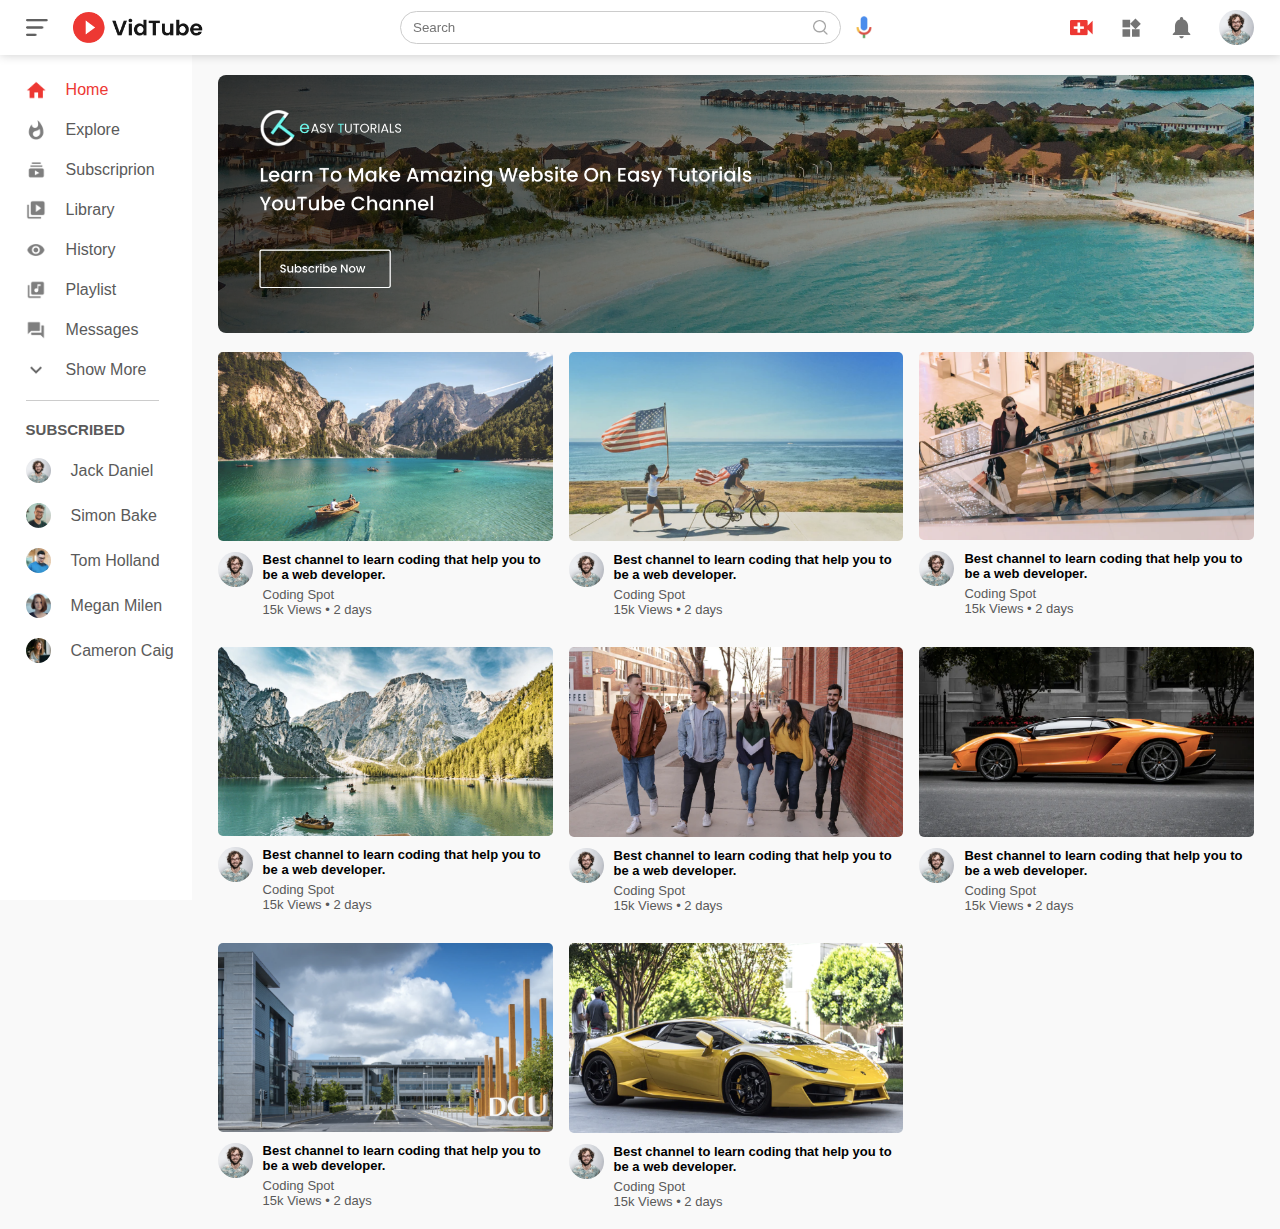
<file: index.html>
<!DOCTYPE html>
<html lang="en">
<head>
    <meta charset="UTF-8">
    <meta name="viewport" content="width=device-width, initial-scale=1.0">
    <title>youtube</title>
    <link rel="stylesheet" href="./style.css">
</head>
<body>
    <nav class="flex-div">
        <div class="nav-left flex-div">
            <img src="./images/menu.png" class="menu-icon">
            <img src="./images/logo.png" class="logo">
        </div>
        <div class="nav-middle flex-div">
            <div class="search-box flex-div">
                <input type="text" placeholder="Search">
                <img src="./images/search.png" alt="search-icon">
            </div>
            <img src="./images/voice-search.png" alt="voice-icon" class="mic-icon">
        </div>
        <div class="nav-right flex-div">
            <img src="./images/upload.png">
            <img src="./images/more.png">
            <img src="./images/notification.png">
            <img src="./images/Jack.png" class="user-icon">
        </div>
    </nav>
    <!-- ----------------------------------sidebar----------------------------------------- -->

    <div class="sidebar">
        <div class="shortcut-links">
            <a href=""><img src="./images/home.png"><p>Home</p></a>
            <a href=""><img src="./images/explore.png"><p>Explore</p></a>
            <a href=""><img src="./images/subscriprion.png"><p>Subscriprion</p></a>
            <a href=""><img src="./images/library.png"><p>Library</p></a>
            <a href=""><img src="./images/history.png"><p>History</p></a>
            <a href=""><img src="./images/playlist.png"><p>Playlist</p></a>
            <a href=""><img src="./images/messages.png"><p>Messages</p></a>
            <a href=""><img src="./images/show-more.png"><p>Show More</p></a>
            <hr>
        </div>
        <div class="subscribed-list">
            <h3>SUBSCRIBED</h3>
            <a href=""><img src="./images/Jack.png"><p>Jack Daniel</p></a>
            <a href=""><img src="./images/simon.png"><p>Simon Bake</p></a>
            <a href=""><img src="./images/tom.png"><p>Tom Holland</p></a>
            <a href=""><img src="./images/megan.png"><p>Megan Milen</p></a>
            <a href=""><img src="./images/cameron.png"><p>Cameron Caig</p></a>
        </div>
    </div>

    <!-- ----------------------  main  --------------------- -->

    <div class="container">
        <div class="banner">
            <img src="./images/banner.png">
        </div>
        <div class="list-container">
            <div class="vid-list">
                <a href="./play-video.html"><img src="./images/thumbnail1.png" class="thumbnail"></a>
                <div class="flex-div">
                    <img src="./images/Jack.png">
                    <div class="vid-info">
                        <a href="./play-video.html">Best channel to learn coding that help you to be a web developer.</a>
                        <p>Coding Spot</p>
                        <p>15k Views &bull; 2 days</p>
                    </div>
                </div>
            </div>
            <div class="vid-list">
                <a href="./images/video.mp4"><img src="./images/thumbnail2.png" class="thumbnail"></a>
                <div class="flex-div">
                    <img src="./images/Jack.png">
                    <div class="vid-info">
                        <a href="./images/video.mp4">Best channel to learn coding that help you to be a web developer.</a>
                        <p>Coding Spot</p>
                        <p>15k Views &bull; 2 days</p>
                    </div>
                </div>
            </div>
            <div class="vid-list">
                <a href="./images/video.mp4"><img src="./images/thumbnail3.png" class="thumbnail"></a>
                <div class="flex-div">
                    <img src="./images/Jack.png">
                    <div class="vid-info">
                        <a href="">Best channel to learn coding that help you to be a web developer.</a>
                        <p>Coding Spot</p>
                        <p>15k Views &bull; 2 days</p>
                    </div>
                </div>
            </div>
            <div class="vid-list">
                <a href="./images/video.mp4"><img src="./images/thumbnail4.png" class="thumbnail"></a>
                <div class="flex-div">
                    <img src="./images/Jack.png">
                    <div class="vid-info">
                        <a href="">Best channel to learn coding that help you to be a web developer.</a>
                        <p>Coding Spot</p>
                        <p>15k Views &bull; 2 days</p>
                    </div>
                </div>
            </div>
            <div class="vid-list">
                <a href="./images/video.mp4"><img src="./images/thumbnail5.png" class="thumbnail"></a>
                <div class="flex-div">
                    <img src="./images/Jack.png">
                    <div class="vid-info">
                        <a href="">Best channel to learn coding that help you to be a web developer.</a>
                        <p>Coding Spot</p>
                        <p>15k Views &bull; 2 days</p>
                    </div>
                </div>
            </div>
            <div class="vid-list">
                <a href="./images/video.mp4"><img src="./images/thumbnail6.png" class="thumbnail"></a>
                <div class="flex-div">
                    <img src="./images/Jack.png">
                    <div class="vid-info">
                        <a href="">Best channel to learn coding that help you to be a web developer.</a>
                        <p>Coding Spot</p>
                        <p>15k Views &bull; 2 days</p>
                    </div>
                </div>
            </div>
            <div class="vid-list">
                <a href="./images/video.mp4"><img src="./images/thumbnail7.png" class="thumbnail"></a>
                <div class="flex-div">
                    <img src="./images/Jack.png">
                    <div class="vid-info">
                        <a href="">Best channel to learn coding that help you to be a web developer.</a>
                        <p>Coding Spot</p>
                        <p>15k Views &bull; 2 days</p>
                    </div>
                </div>
            </div>
            <div class="vid-list">
                <a href="./images/video.mp4"><img src="./images/thumbnail8.png" class="thumbnail"></a>
                <div class="flex-div">
                    <img src="./images/Jack.png">
                    <div class="vid-info">
                        <a href="">Best channel to learn coding that help you to be a web developer.</a>
                        <p>Coding Spot</p>
                        <p>15k Views &bull; 2 days</p>
                    </div>
                </div>
            </div>
        </div>
    </div>

    
<script src="./script.js"></script>
</body>
</html>
</file>
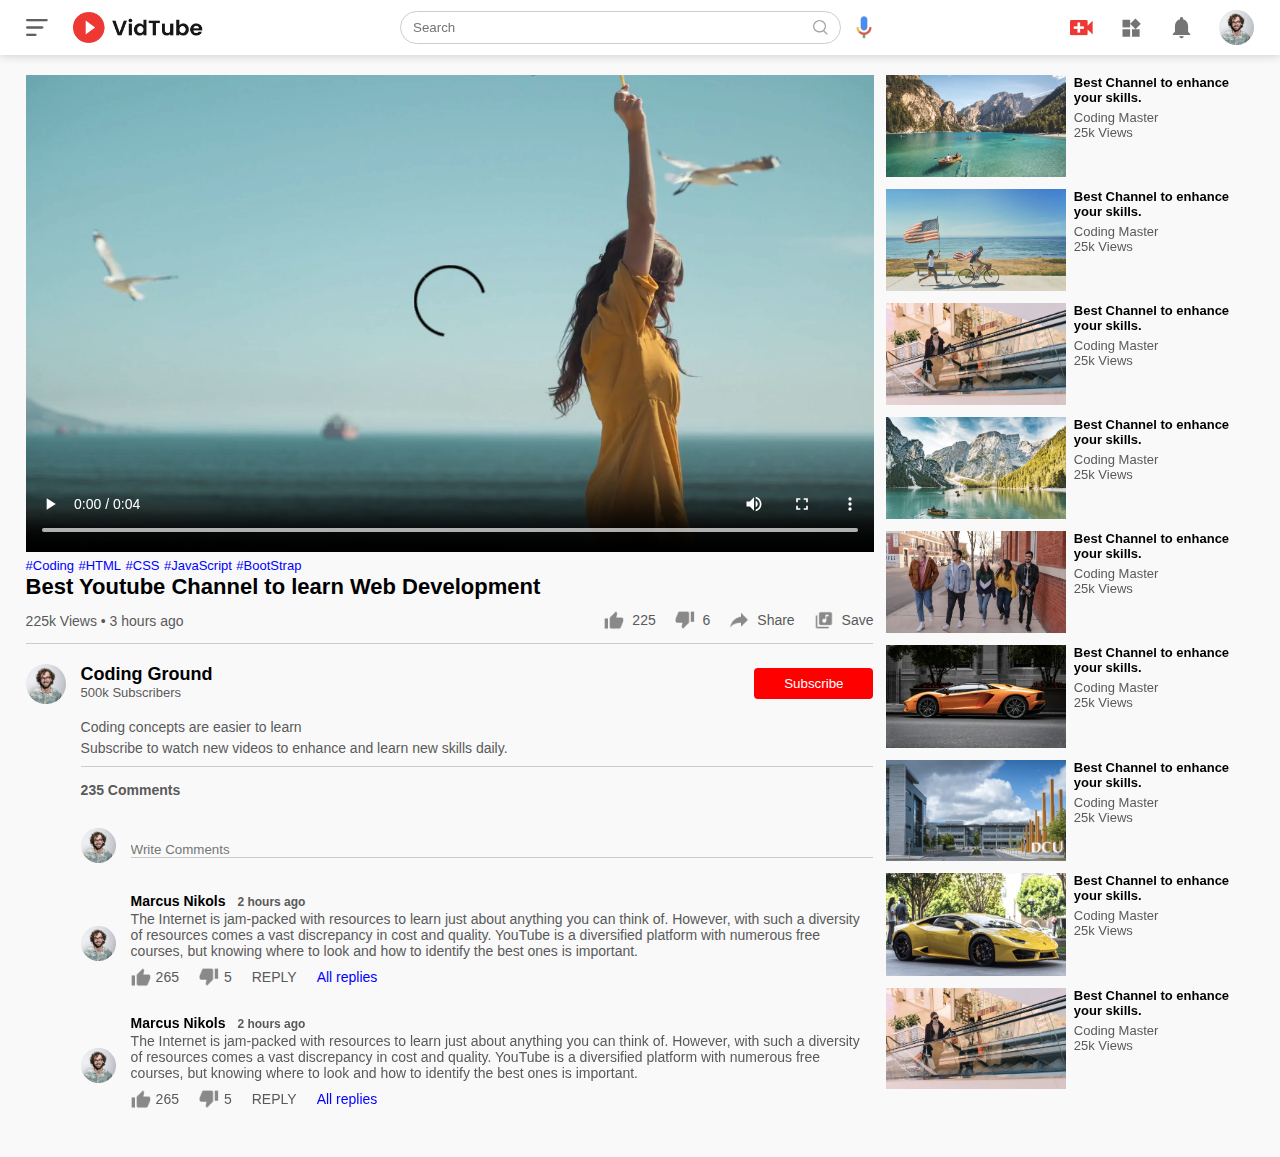
<file: play-video.html>
<!DOCTYPE html>
<html lang="en">
<head>
    <meta charset="UTF-8">
    <meta name="viewport" content="width=device-width, initial-scale=1.0">
    <title>Play Video</title>
    <link rel="stylesheet" href="./style.css">
</head>
<body>
    <nav class="flex-div">
        <div class="nav-left flex-div">
            <img src="./images/menu.png" class="menu-icon">
            <img src="./images/logo.png" class="logo">
        </div>
        <div class="nav-middle flex-div">
            <div class="search-box flex-div">
                <input type="text" placeholder="Search">
                <img src="./images/search.png" alt="search-icon">
            </div>
            <img src="./images/voice-search.png" alt="voice-icon" class="mic-icon">
        </div>
        <div class="nav-right flex-div">
            <img src="./images/upload.png">
            <img src="./images/more.png">
            <img src="./images/notification.png">
            <img src="./images/Jack.png" class="user-icon">
        </div>
    </nav>

    <div class="container play-container">
        <div class="row">
            <div class="play-video">
                <video controls autoplay>
                    <source src="./images/video.mp4" type="video/mp4">
                </video>
                <div class="tags">
                    <a href="">#Coding</a>  <a href="">#HTML</a>  <a href="">#CSS</a>   <a href="">#JavaScript</a>   <a href="">#BootStrap</a>
                </div>
                <h3>Best Youtube Channel to learn Web Development</h3>
                <div class="play-video-info">
                    <p>225k Views &bull; 3 hours ago</p>
                    <div>
                        <a href=""><img src="./images/like.png">225</a>
                        <a href=""><img src="./images/dislike.png">6</a>
                        <a href=""><img src="./images/share.png">Share</a>
                        <a href=""><img src="./images/save.png">Save</a> 
                    </div>
                </div>
                <hr>
                <div class="publisher">
                    <img src="./images/Jack.png" alt="">
                    <div>
                        <p>Coding Ground</p>
                        <span>500k Subscribers</span>
                    </div>
                    <button type="button">Subscribe</button>
                </div>
                <div class="vid-description">
                    <p>Coding concepts are easier to learn</p>
                    <p>Subscribe to watch new videos to enhance and learn new skills daily.</p>
                    <hr>
                    <h4>235 Comments</h4>

                    <div class="add-comment">
                        <img src="./images/Jack.png">
                        <input type="text" placeholder="Write Comments">
                    </div>
                    <div class="old-comment">
                        <img src="./images/Jack.png">
                        <div>
                            <h3>Marcus Nikols <span>2 hours ago</span></h3>
                            <p>The Internet is jam-packed with resources to learn just about anything you can think of. However, with such a diversity of resources comes a vast discrepancy in cost and quality. YouTube is a diversified platform with numerous free courses, but knowing where to look and how to identify the best ones is important.</p>
                            <div class="comment-action">
                                <img src="./images/like.png">
                                <span>265</span>
                                <img src="./images/dislike.png" alt="">
                                <span>5</span>
                                <span>REPLY</span>
                                <a href="">All replies</a>
                            </div>
                        </div>
                    </div>
                    <div class="old-comment">
                        <img src="./images/Jack.png">
                        <div>
                            <h3>Marcus Nikols <span>2 hours ago</span></h3>
                            <p>The Internet is jam-packed with resources to learn just about anything you can think of. However, with such a diversity of resources comes a vast discrepancy in cost and quality. YouTube is a diversified platform with numerous free courses, but knowing where to look and how to identify the best ones is important.</p>
                            <div class="comment-action">
                                <img src="./images/like.png">
                                <span>265</span>
                                <img src="./images/dislike.png" alt="">
                                <span>5</span>
                                <span>REPLY</span>
                                <a href="">All replies</a>
                            </div>
                        </div>
                    </div>
                </div>



            </div>
            <div class="right-sidebar">
                <div class="side-video-list">
                    <a href="" class="small-thumbnail"><img src="./images/thumbnail1.png"></a>
                    <div class="vid-info">
                        <a href="">Best Channel to enhance your skills.</a>
                        <p>Coding Master</p>
                        <p>25k Views</p>
                    </div>
                </div>
                <div class="side-video-list">
                    <a href="" class="small-thumbnail"><img src="./images/thumbnail2.png"></a>
                    <div class="vid-info">
                        <a href="">Best Channel to enhance your skills.</a>
                        <p>Coding Master</p>
                        <p>25k Views</p>
                    </div>
                </div>
                <div class="side-video-list">
                    <a href="" class="small-thumbnail"><img src="./images/thumbnail3.png"></a>
                    <div class="vid-info">
                        <a href="">Best Channel to enhance your skills.</a>
                        <p>Coding Master</p>
                        <p>25k Views</p>
                    </div>
                </div>
                <div class="side-video-list">
                    <a href="" class="small-thumbnail"><img src="./images/thumbnail4.png"></a>
                    <div class="vid-info">
                        <a href="">Best Channel to enhance your skills.</a>
                        <p>Coding Master</p>
                        <p>25k Views</p>
                    </div>
                </div>
                <div class="side-video-list">
                    <a href="" class="small-thumbnail"><img src="./images/thumbnail5.png"></a>
                    <div class="vid-info">
                        <a href="">Best Channel to enhance your skills.</a>
                        <p>Coding Master</p>
                        <p>25k Views</p>
                    </div>
                </div>
                <div class="side-video-list">
                    <a href="" class="small-thumbnail"><img src="./images/thumbnail6.png"></a>
                    <div class="vid-info">
                        <a href="">Best Channel to enhance your skills.</a>
                        <p>Coding Master</p>
                        <p>25k Views</p>
                    </div>
                </div>
                <div class="side-video-list">
                    <a href="" class="small-thumbnail"><img src="./images/thumbnail7.png"></a>
                    <div class="vid-info">
                        <a href="">Best Channel to enhance your skills.</a>
                        <p>Coding Master</p>
                        <p>25k Views</p>
                    </div>
                </div>
                <div class="side-video-list">
                    <a href="" class="small-thumbnail"><img src="./images/thumbnail8.png"></a>
                    <div class="vid-info">
                        <a href="">Best Channel to enhance your skills.</a>
                        <p>Coding Master</p>
                        <p>25k Views</p>
                    </div>
                </div>
                <div class="side-video-list">
                    <a href="" class="small-thumbnail"><img src="./images/thumbnail3.png"></a>
                    <div class="vid-info">
                        <a href="">Best Channel to enhance your skills.</a>
                        <p>Coding Master</p>
                        <p>25k Views</p>
                    </div>
                </div>
            </div>
        </div>
    </div>
    
</body>
</html>
</file>
<file: style.css>
* {
    margin: 0;
    padding: 0;
    font-family: 'poppins', sans-serif;
    box-sizing: border-box;
}

a {
    text-decoration: none;
    color: #5a5a5a;
}

img {
    cursor: pointer;
}

.flex-div{
    display: flex;
    align-items: center;    
}

nav{
    padding: 10px 2%;
    justify-content: space-between;
    box-shadow: 0 0 10px rgba(0, 0, 0, 0.2);
    background: #fff;
    position: sticky;
    top: 0;
    z-index: 10;
}    

.nav-right img{ 
    width: 25px;
    margin-right: 25px;

}

.nav-right .user-icon{
    width: 35px;
    border-radius: 50%;
    margin-right: 0; 
}

.nav-left .menu-icon{
    width: 22px;
    margin-right: 25px;
}

.nav-left .logo{
    width: 130px;
}

.nav-middle .mic-icon{
    width: 16px;
}

.nav-middle .search-box{
    border: 1px solid #ccc;
    margin-right: 15px;
    padding: 8px 12px;
    border-radius: 25px;
}

.nav-middle .search-box input{
    width: 400px;
    border: 0;
    outline: 0;
    background: transparent;
}

.nav-middle .search-box img {
    width: 15px;
}

/* ----------------------------------sidebar----------------------------------------- */

.sidebar{
    background: #fff;
    width: 15%;
    height: 100vh;
    position: fixed;
    top: 0;
    padding-left: 2%;
    padding-top: 80px;
}

.shortcut-links a img{
    width: 20px;
    margin-right: 20px;
}

.shortcut-links a{
    display: flex;
    align-items: center;
    margin-bottom: 20px;
    width: fit-content;
    flex-wrap: wrap;
}

.shortcut-links a:first-child{
    color: #ed3833;
}

.sidebar hr{
    border: 0;
    height: 1px;
    background: #ccc;
    width: 80%;
}

.subscribed-list h3{
    font-size: 15px;
    margin: 20px 0;
    color: #5a5a5a;
}

.subscribed-list a{
    display: flex;
    align-items: center;
    margin-bottom: 20px;
    width: fit-content;
    flex-wrap: wrap;
}

.subscribed-list a img{
    width: 25px;
    border-radius: 50%;
    margin-right: 20px;
}

.small-sidebar{
    width: 5%;
}
.small-sidebar a p{
    display: none;
}
.small-sidebar h3{
    display: none;
}
.small-sidebar hr{
    width: 50%;
    margin-bottom: 25px;
}

/* ---------------------  main  -------------------------- */

.container{
    background: #f9f9f9;
    padding-left: 17%;
    padding-right: 2%;
    padding-top: 20px;
    padding-bottom: 20px;
}

.large-container{
    padding-left: 7%;
}

.banner{
    width: 100%; 
}
.banner img{
    width: 100%;
    border-radius: 8px;
}

.list-container{
    display: grid;
    grid-template-columns: repeat(auto-fit, minmax(250px, 1fr));
    grid-column-gap: 16px;
    grid-row-gap: 30px;
    margin-top: 15px;
}
.vid-list .thumbnail{
    width: 100%;
    border-radius: 5px;
}
.vid-list .flex-div{
    align-items: flex-start;
    margin-top: 7px;
}
.vid-list .flex-div img{
    width: 35px;
    margin-right: 10px;
    border-radius: 50%;
}
.vid-info{
    color: #5a5a5a;
    font-size: 13px;
}
.vid-info a{
    color: #000;
    font-weight: 600;
    display: block;
    margin-bottom: 5px;
}

@media (max-width: 900px) {
    .menu-icon{
        display: none;
    }
    .sidebar{
        display: none;
    }
    .container, .large-container{
        padding-left: 5%;
        padding-right: 5%;
    }
    .nav-right img{
        display: none;
    }
    .nav-right .user-icon{
        display: block;
        width: 30px;
    }
    .nav-middle .search-box input{
        width: 100px; 
    }
    .nav-middle .mic-icon{
        display: none;
    }
    .logo{
        width: 90px;
    }

}


/* ----------  Play Video Page  -------------- */

.play-container{
    padding-left: 2%;
}

.row{
    display: flex;
    justify-content: space-between;
    flex-wrap: wrap;
}

.play-video{
    flex-basis: 69%;  
}
.right-sidebar{
    flex-basis: 30%;
}
.play-video video{
    width: 100%; 
}

.side-video-list{
    display: flex;
    justify-content: space-between;
    margin-bottom: 8px;
}
.side-video-list img{
    width: 100%;
}
.side-video-list .small-thumbnail{
    flex-basis: 49%;
}
.side-video-list .vid-info{
    flex-basis: 49%;
}

.play-video .tags a{
    color: #0000ff;
    font-size: 13px;

}
.play-video h3{
    font-weight: 600;
    font-size: 22px;
}

.play-video .play-video-info {
    display: flex;
    align-items: center;
    justify-content: space-between;
    flex-wrap: wrap;
    margin-top: 10px;
    font-size: 14px;
    color: #5a5a5a;
}

.play-video .play-video-info a img{
    width: 20px;
    margin-right: 8px;

}
.play-video .play-video-info a{
    display: inline-flex;
    align-items: center;
    margin-left: 15px;
}

.play-video hr{
    border: 0;
    height: 1px;
    background: #ccc;
    margin: 10px 0;

}

.publisher{
    display: flex;
    align-items: center;
    margin-top: 20px;
}
.publisher div{
    flex: 1;
    line-height: 18px;
}
.publisher img {
    width: 40px;
    border-radius: 50%;
    margin-right: 15px;
}
.publisher div p{
    color: #000;
    font-weight: 600;
    font-size: 18px;
}
.publisher div span{
    font-size: 13px;
    color: #5a5a5a;
}
.publisher button{
    background: red;
    color: #fff;
    padding: 8px 30px;
    border: 0;
    outline: 0;
    border-radius: 4px;
    cursor: pointer;
}

.vid-description{
    padding-left: 55px;
    margin: 15px 0;
}
.vid-description p{
    font-size: 14px;
    margin-bottom: 5px;
    color: #5a5a5a;
}

.vid-description h4{
    font-size: 14px;
    color: #5a5a5a;
    margin-top: 15px;
}
.add-comment{
    display: flex;
    align-items: center;
    margin: 30px 0;
}
.add-comment img{
    width: 35px;
    border-radius: 50%;
    margin-right: 15px;
}
.add-comment input{
    border: 0;
    outline: 0;
    border-bottom: 1px solid #ccc;
    width: 100%;
    padding-top: 10px;
    background: transparent;

}
.old-comment{
    display: flex;
    align-items: center;
    margin: 20px 0;
}
.old-comment img{
    width: 35px;
    border-radius: 50%;
    margin-right: 15px;
}
.old-comment h3{
    font-size: 14px;
    margin-bottom: 2px;
}
.old-comment h3 span{
    font-size: 12px;
    color: #5a5a5a;
    font-weight: 600;
    margin-left: 8px;
}
.old-comment .comment-action{
    display: flex;
    align-items: center;
    margin: 8px 0;
    font-size: 14px;
}
.old-comment .comment-action img{
    border-radius: 0;
    width: 20px;
    margin-right: 5px;
}
.old-comment .comment-action span{
    margin-right: 20px;
    color: #5a5a5a;
}
.old-comment .comment-action a{
    color: #0000ff;
}

@media (max-width:900px) {
    .play-video{
        flex-basis: 100%;
    }
    .right-sidebar{
        flex-basis: 100%;
    }
    .play-container{
        padding-left: 5%;
    }
}
</file>
